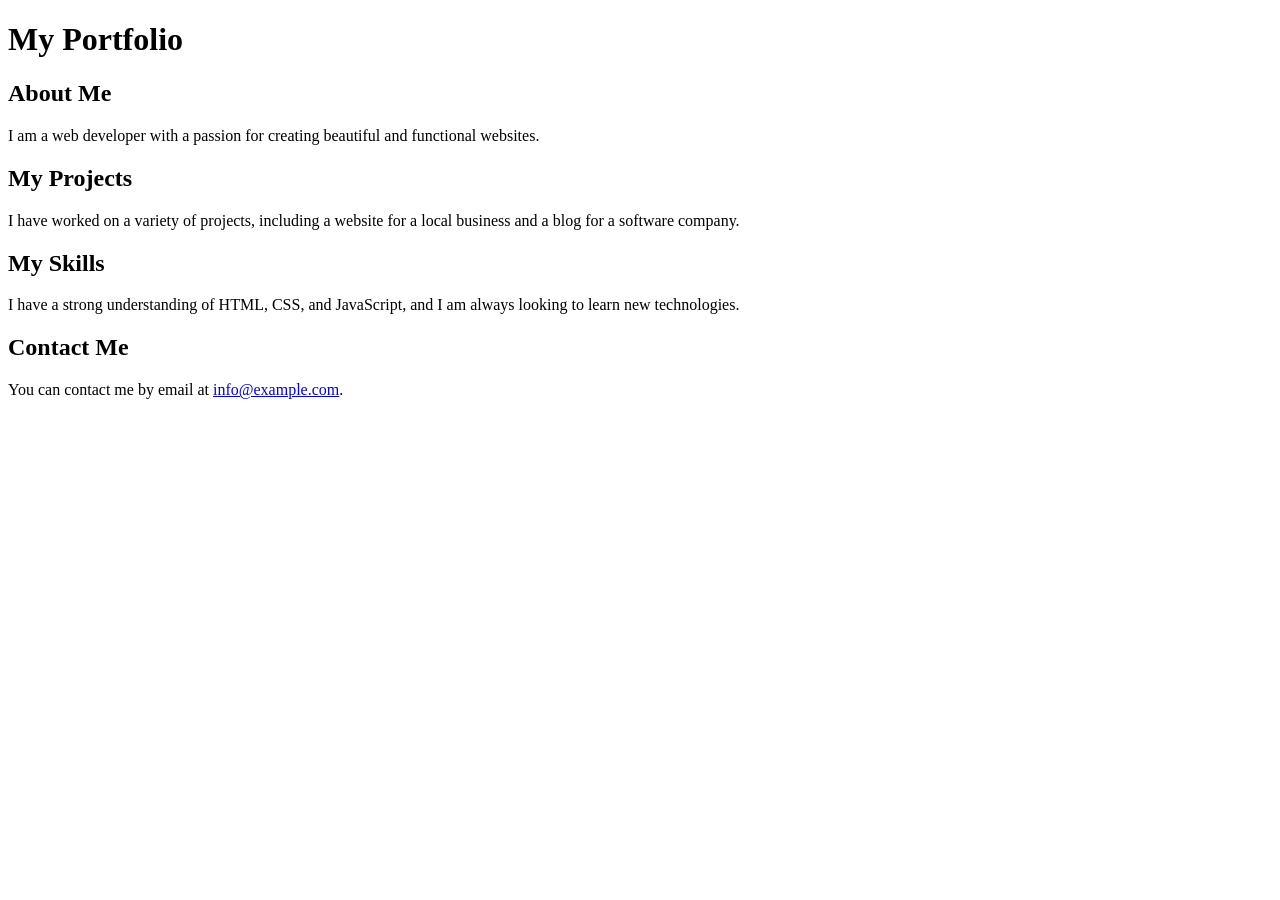
<file: index.html>
<!DOCTYPE html>
<html lang="en">

<head>
    <meta charset="UTF-8">
    <meta name="viewport" content="width=device-width, initial-scale=1.0">
    <title>Document</title>
</head>

<body>
    <h1>My Portfolio</h1>
    <main>
        <section>
            <h2>About Me</h2>
            <p>I am a web developer with a passion for creating beautiful and functional websites.</p>
        </section>
        <section>
            <h2>My Projects</h2>
            <p>I have worked on a variety of projects, including a website for a local business and a blog for a
                software company.</p>
        </section>
        <section>
            <h2>My Skills</h2>
            <p>I have a strong understanding of HTML, CSS, and JavaScript, and I am always looking to learn new
                technologies.</p>
        </section>
        <section>
            <h2>Contact Me</h2>
            <p>You can contact me by email at <a href="mailto:info@example.com">info@example.com</a>.</p>
        </section>
    </main>
</body>

</html>
</file>
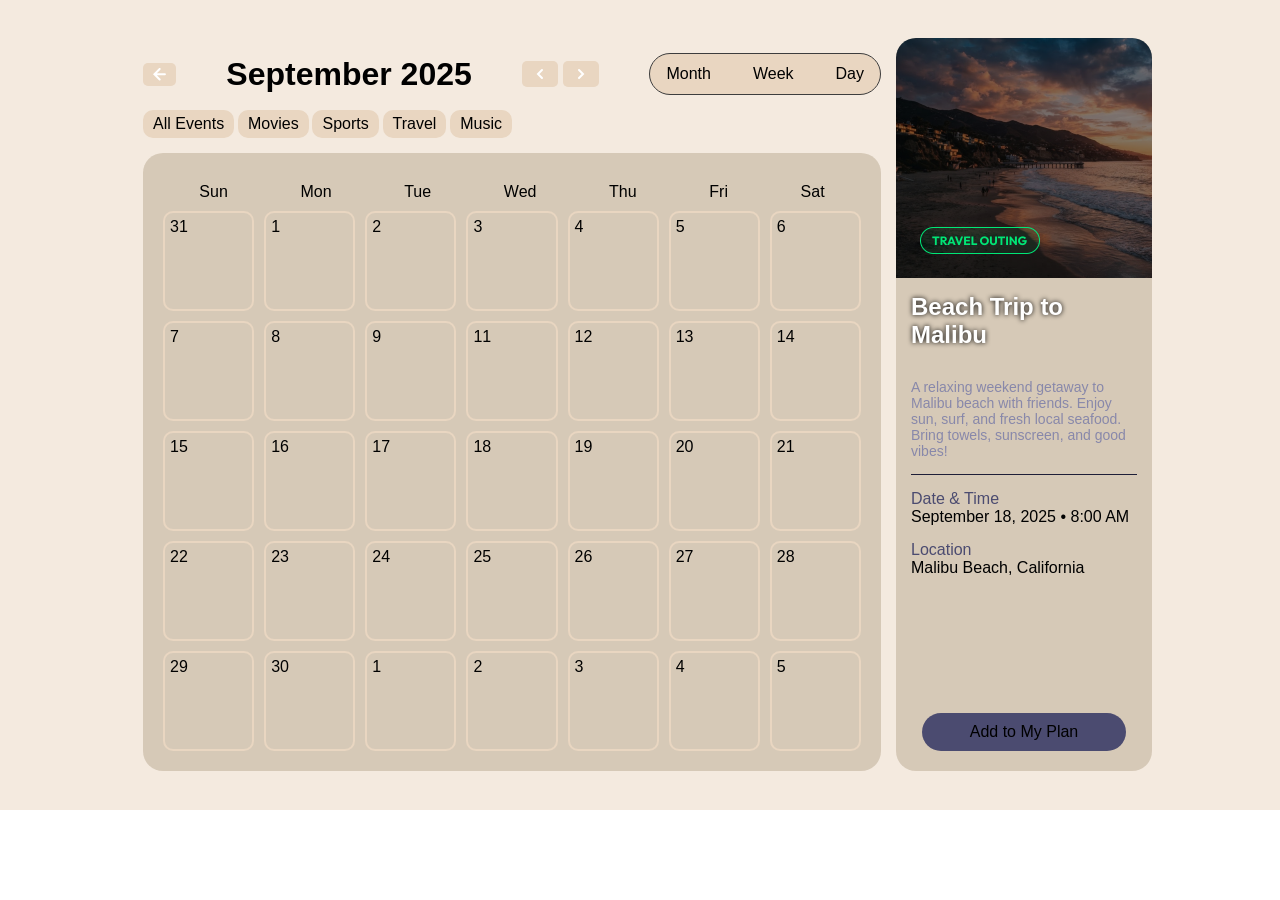
<file: pages/calendar.html>
<!DOCTYPE html>
<html lang="en">
    <head>
        <meta charset="UTF-8">
        <meta name="viewport" content="width=device-width, initial-scale=1.0">
        <title>Calendar</title>
        <link rel="stylesheet" href="../css/pages/calendar.css">
    </head>
    <body>
        <section class="calendar__body">
            <article class="calendar__left__side">
                <div class="calendar__left__side__top__nav">
                    <div class="back__btn">
                        <svg width="13" height="13" viewBox="0 0 13 13" fill="none" xmlns="http://www.w3.org/2000/svg">
                            <path d="M6.66478 1L1.41418 6.2506L6.66478 11.5012M1.41418 6.2506H11.9154" stroke="white" stroke-width="2" stroke-linecap="round"/>
                        </svg>
                    </div>
                    <div class="month__name__year">
                        September 2025
                    </div>
                    <div class="month__back__forward">
                        <div class="month__back">
                            <svg width="16" height="16" viewBox="0 0 16 16" fill="none" xmlns="http://www.w3.org/2000/svg">
                                <path d="M10 12L6 8L10 4" stroke="white" stroke-width="2" stroke-linecap="round"/>
                            </svg>
                        </div>
                        <div class="month-forward">
                            <svg width="16" height="16" viewBox="0 0 16 16" fill="none" xmlns="http://www.w3.org/2000/svg">
                                <path d="M6 12L10 8L6 4" stroke="white" stroke-width="2" stroke-linecap="round"/>
                            </svg>
                        </div>
                    </div>
                    <div class="calendar__left__side__top__nav__right">
                        <div class="month">
                            Month
                        </div>
                        <div class="week">
                            Week
                        </div>
                        <div class="day">
                            Day
                        </div>
                    </div>
                </div>

                <div class="filter__body">
                    <ul class="filter__main">
                        <li class="filter__main__item">
                            All Events
                        </li>
                        <li class="filter__main__item">
                            Movies  
                        </li>
                        <li class="filter__main__item">
                            Sports
                        </li>
                        <li class="filter__main__item">
                            Travel
                        </li>
                        <li class="filter__main__item">
                            Music
                        </li>
                    </ul>
                </div>
                <div class="calendar__days__blocks__body">
                    <ul class="week__names__body">
                        <li class="week__name">
                            Sun
                        </li>
                        <li class="week__name">
                            Mon
                        </li>
                        <li class="week__name">
                            Tue
                        </li>
                        <li class="week__name">
                            Wed
                        </li>
                        <li class="week__name">
                            Thu
                        </li>
                        <li class="week__name">
                            Fri
                        </li>
                        <li class="week__name">
                            Sat
                        </li>
                    </ul>
                    <div class="days__body">
                    <div class="calendar__day__block">31</div>
                    <div class="calendar__day__block">1</div>
                    <div class="calendar__day__block">2</div>
                    <div class="calendar__day__block">3</div>
                    <div class="calendar__day__block">4</div>
                    <div class="calendar__day__block">5</div>
                    <div class="calendar__day__block">6</div>
                    <div class="calendar__day__block">7</div>
                    <div class="calendar__day__block">8</div>
                    <div class="calendar__day__block">9</div>
                    <div class="calendar__day__block">11</div>
                    <div class="calendar__day__block">12</div>
                    <div class="calendar__day__block">13</div>
                    <div class="calendar__day__block">14</div>
                    <div class="calendar__day__block">15</div>
                    <div class="calendar__day__block">16</div>
                    <div class="calendar__day__block">17</div>
                    <div class="calendar__day__block">18</div>
                    <div class="calendar__day__block">19</div>
                    <div class="calendar__day__block">20</div>
                    <div class="calendar__day__block">21</div>
                    <div class="calendar__day__block">22</div>
                    <div class="calendar__day__block">23</div>
                    <div class="calendar__day__block">24</div>
                    <div class="calendar__day__block">25</div>
                    <div class="calendar__day__block">26</div>
                    <div class="calendar__day__block">27</div>
                    <div class="calendar__day__block">28</div>
                    <div class="calendar__day__block">29</div>
                    <div class="calendar__day__block">30</div>
                    <div class="calendar__day__block">1</div>
                    <div class="calendar__day__block">2</div>
                    <div class="calendar__day__block">3</div>
                    <div class="calendar__day__block">4</div>
                    <div class="calendar__day__block">5</div>
                    </div>
                </div>
            </article>
            <article class="calendar__right__side">
                <div class="travel__info__body__top">
                    <div class="travel__img__block"></div>
                    <h3 class="event__title">
                        Beach Trip to Malibu
                    </h3>
                    <p class="event__info">
                        A relaxing weekend getaway to Malibu beach with friends. Enjoy sun, surf, and fresh local seafood. Bring towels, sunscreen, and good vibes!
                    </p>
                    <div class="event__date__time__body">
                        <p class="date__time__title">
                            Date & Time
                        </p>
                        <div class="date__time__text">
                            September 18, 2025 • 8:00 AM
                        </div>
                    </div>
                    <div class="location__body">
                        <p class="location__title">
                            Location
                        </p>
                        <div class="location__title__text">
                            Malibu Beach, California
                        </div>
                    </div>
                </div>
                <div class="btn__body">
                    <div class="add__plan__btn">
                        Add to My Plan
                    </div>
                </div>
            </article>
        </section>
    </body>
</html>
</file>
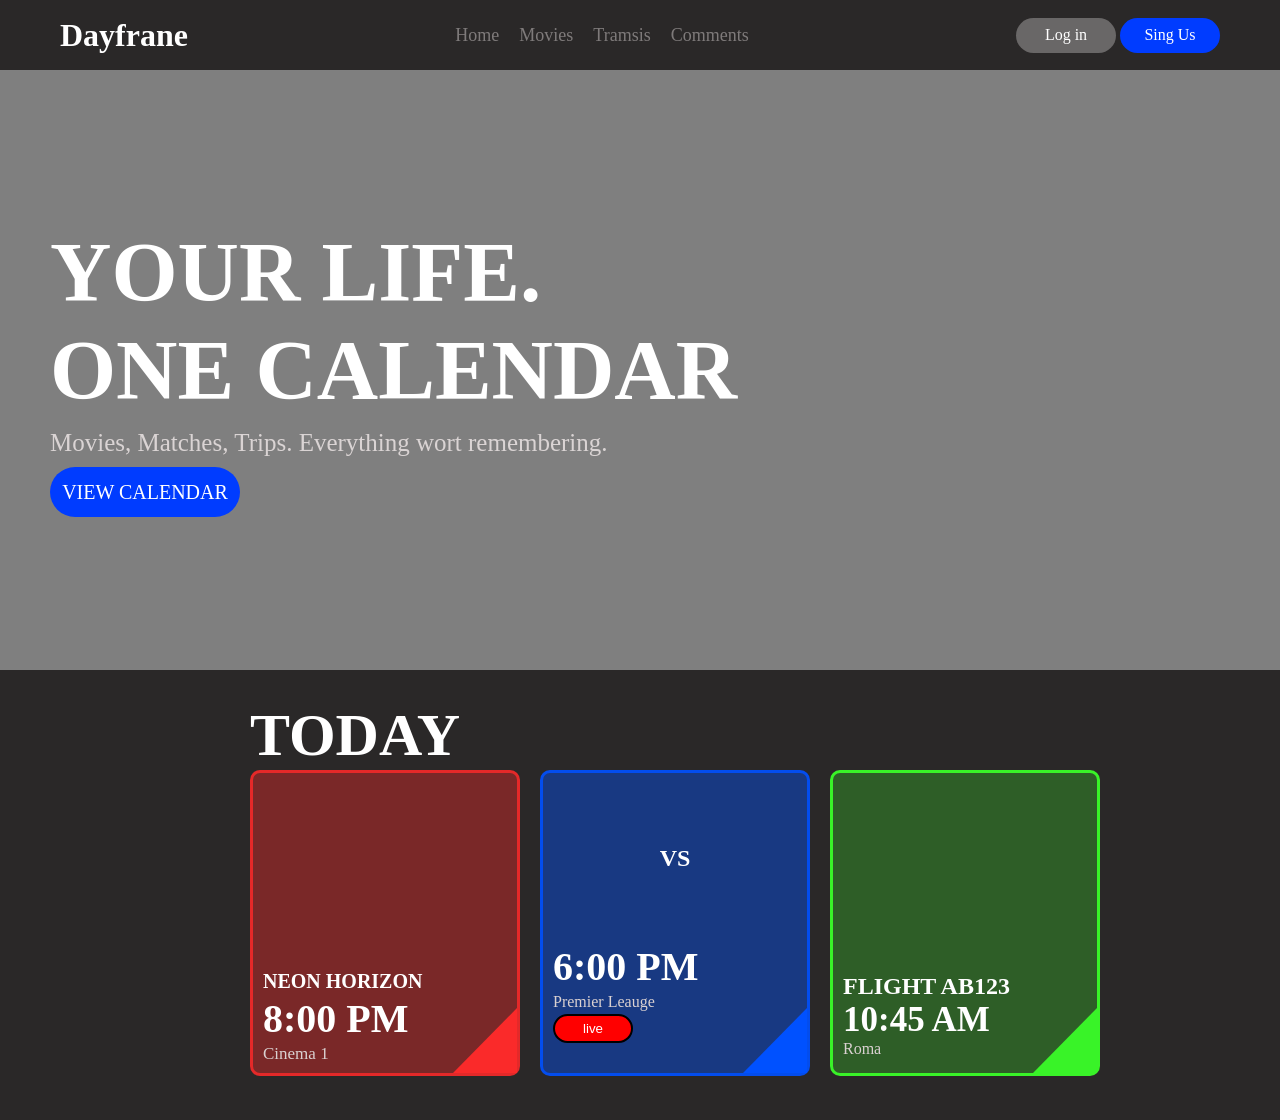
<file: pages/home.html>
<!DOCTYPE html>
<html lang="en">

<head>
    <meta charset="UTF-8">
    <meta name="viewport" content="width=device-width, initial-scale=1.0">
    <title>Dayfrane</title>
    <link rel="stylesheet" href="../css/main.css">
</head>

<body>

    <header>
        <div class="logo">
            <h1>Dayfrane</h1>
        </div>

        <nav>
            <ul class="navigation">
                <li class="li-nav"><a href="" class="nav">Home</a></li>
                <li class="li-nav"><a href="" class="nav">Movies</a></li>
                <li class="li-nav"><a href="" class="nav">Tramsis</a></li>
                <li class="li-nav"><a href="" class="nav">Comments</a></li>
            </ul>
        </nav>

        <div class="buttons">
            <button class="log-in">Log in</button>
            <button class="sing-us">Sing Us</button>
        </div>

    </header>

    <main>

        <section class="baner-hero">
            <div class="camera"></div>
            <h1>YOUR LIFE. <br> ONE CALENDAR</h1>
            <p>Movies, Matches, Trips. Everything wort remembering.</p>
            <button>VIEW CALENDAR</button>
        </section>


        <section class="bottom-sect">

            <div class="day">
                <h1>TODAY</h1>
            </div>

            <div class="all-card">

                <div class="card movie">
                    <div class="poster"></div>
                    <h3>NEON HORIZON</h3>
                    <h2>8:00 PM</h2>
                    <p>Cinema 1</p>
                    <div class="red"></div>
                </div>


                <div class="card football">
                    <div class="match">
                        <div class="arsenal"></div>
                        <h1 class="vs">VS</h1>
                        <div class="chelsea"></div>
                    </div>

                    <div class="football-text">
                        <h1>6:00 PM</h1>
                        <p>Premier Leauge</p>
                        <button>live</button>
                        <div class="blue"></div>
                    </div>

                </div>

                <div class="card itali">
                    <div class="none-italy">
                        <div class="italy-card"></div>
                    </div>
                    <div class="green"></div>
                    <div class="italy-text">
                        <h2>FLIGHT AB123</h2>
                        <h1>10:45 AM</h1>
                        <p>Roma</p>
                    </div>
                </div>

            </div>

        </section>

    </main>


</body>

</html>
</file>
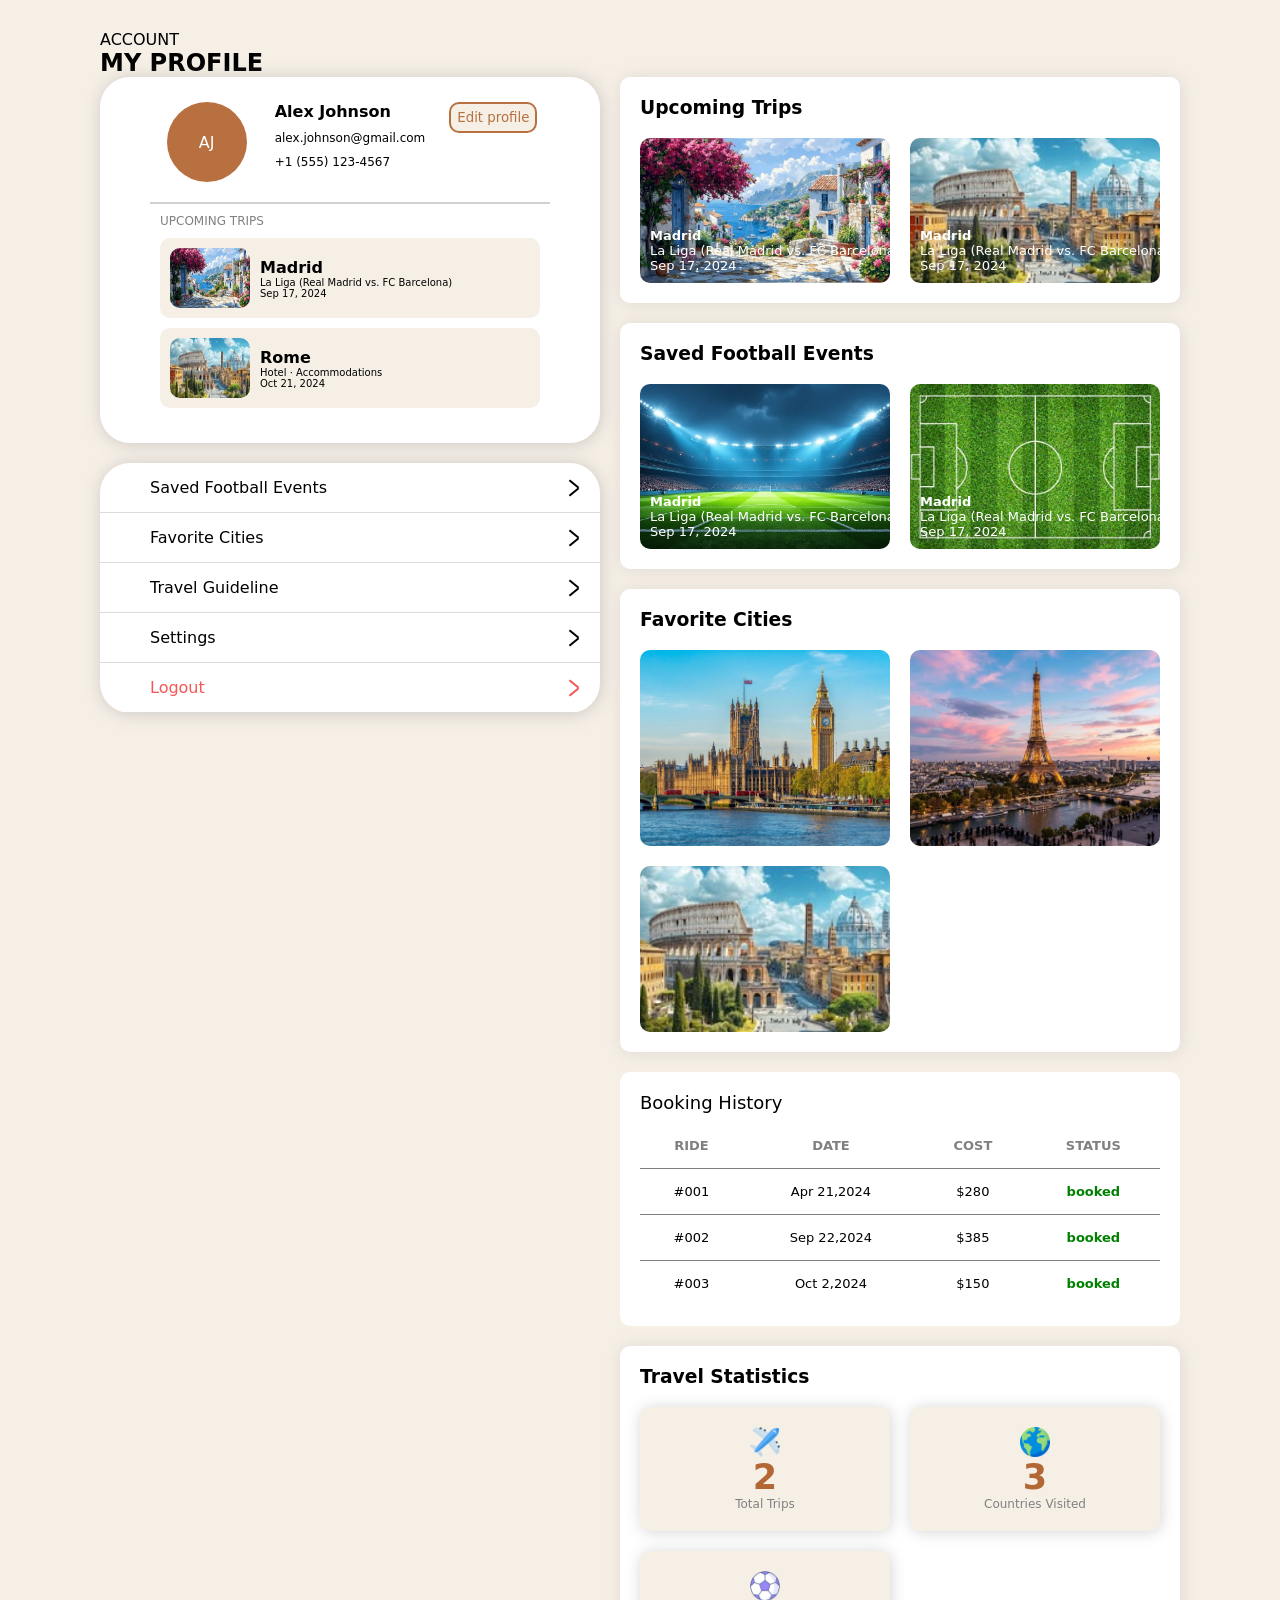
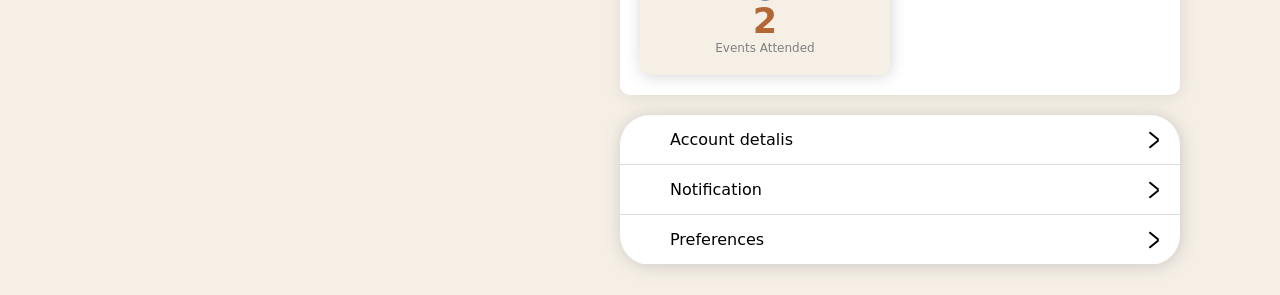
<file: pages/profile.html>
<!doctype html>
<html lang="en">
  <head>
    <meta charset="UTF-8" />
    <meta name="viewport" content="width=device-width, initial-scale=1.0" />
    <link rel="stylesheet" href="../css/base/main.css">
    <title>Document</title>
  </head>
  <body>
    <!-- <header></header> -->
    <main>
      <section class="account">
        <span>ACCOUNT</span>
        <h2>MY PROFILE</h2>
        <div class="account__content">
          <aside class="account__content-aside">
            <div class="account__content-aside-contact">
            <div class="account__content-aside-contact-data">
              <div class="account__content-aside-contact-data-img">AJ</div>
              <div class="account__content-aside-contact-data-info">
                <h4>Alex Johnson</h4>
                <p>alex.johnson@gmail.com</p>
                <p>+1 (555) 123-4567</p>
              </div>
              <button>Edit profile</button>
              </div>
              <div class="account__content-aside-contact-trips">
                <span>UPCOMING TRIPS</span>
                 <div class="account__content-aside-contact-trips-box">
                   <div class="account__content-aside-contact-trips-box-trip">
                     <img src="../assets/images/madrid.jpg" alt="" />
                     <div class="account__content-aside-contact-trips-box-trip-info">
                       <h4>Madrid</h4>
                       <span>La Liga (Real Madrid vs. FC Barcelona)</span>
                       <span>Sep 17, 2024</span>
                     </div>
                   </div>
                   <div class="account__content-aside-contact-trips-box-trip">
                     <img src="../assets/images/rome.jpg" alt="" />
                     <div class="account__content-aside-contact-trips-box-trip-info">
                       <h4>Rome</h4>
                       <span>Hotel · Accommodations</span>
                       <span>Oct 21, 2024</span>
                     </div>
                   </div>
                 </div>
              </div>
            </div>
            <div class="account__content-aside-navbar">
              <ul>
                <li>
                  <div class="navbar-icon"></div>
                  Saved Football Events
                </li>
                <li>
                  <div class="navbar-icon"></div>
                  Favorite Cities
                </li>
                <li>
                  <div class="navbar-icon"></div>
                  Travel Guideline
                </li>
                <li>
                  <div class="navbar-icon"></div>
                  Settings
                </li>
                <li class="red-line">
                  <div class="navbar-icon"></div>Logout
                </li>
              </ul>
            </div>
          </aside>
          <div class="account__content-story">
             <div class="account__content-story-card">
              <h3>Upcoming Trips</h3>
               <div class="account__content-story-card-items">
                 <div class="account__content-story-card-items-item">
                  <img src="../assets/images/madrid.jpg" alt="">
                   <div class="account__content-story-card-items-item-text">
                    <h4>Madrid</h4>
                    <span>La Liga (Real Madrid vs. FC Barcelona)
                  </span>
                  <span class="date">Sep 17, 2024</span>
                   </div>
                 </div>
                 <div class="account__content-story-card-items-item">
                  <img src="../assets/images/rome.jpg" alt="">
                   <div class="account__content-story-card-items-item-text">
                    <h4>Madrid</h4>
                    <span>La Liga (Real Madrid vs. FC Barcelona)
                  </span>
                  <span class="date">Sep 17, 2024</span>
                   </div>
                 </div>
               </div>
            </div>
             <div class="account__content-story-card">
                <h3>Saved Football Events</h3>
                <div class="account__content-story-card-items">
                 <div  class="account__content-story-card-items-item">
                  <img src="../assets/images/football-area2.jpg" alt="">
                   <div class="account__content-story-card-items-item-text">
                    <h4>Madrid</h4>
                    <span>La Liga (Real Madrid vs. FC Barcelona)
                  </span>
                  <span class="date">Sep 17, 2024</span>
                   </div>
                 </div>
                 <div class="account__content-story-card-items-item">
                  <img src="../assets/images/football-area.jpg" alt="">
                   <div class="account__content-story-card-items-item-text">
                    <h4>Madrid</h4>
                    <span>La Liga (Real Madrid vs. FC Barcelona)
                  </span>
                  <span class="date">Sep 17, 2024</span>
                   </div>
                 </div>
               </div>
             </div>
             <div class="account__content-story-card">
                <h3>Favorite Cities</h3>
                <div class="account__content-story-card-items">
                 <div class="account__content-story-card-items-item">
                  <img src="../assets/images/london.jpg" alt="">
                  <h3>London</h3>
                 </div>
                 <div class="account__content-story-card-items-item">
                  <img src="../assets/images/paris.jpg" alt="">
                    <h3>Paris</h3>
                 </div>
                 <div class="account__content-story-card-items-item">
                  <img src="../assets/images/rome.jpg" alt="">
                   <h3>Rome</h3>
                 </div>
               </div>
             </div>
             <div class="account__content-story-table">
               <table >
                 <caption>Booking History</caption>
                 <tr>
                   <th>RIDE</th>
                   <th>DATE</th>
                   <th>COST</th>
                   <th>STATUS</th>
                </tr>
                <tr>
                  <td>#001</td>
                  <td>Apr 21,2024</td>
                  <td>$280</td>
                  <td class="booked">booked</td>
                </tr>
                <tr>
                  <td>#002</td>
                  <td>Sep 22,2024</td>
                  <td>$385</td>
                  <td class="booked">booked</td>
                </tr>
                <tr class="last">
                  <td>#003</td>
                  <td>Oct 2,2024</td>
                  <td>$150</td>
                  <td class="booked">booked</td>
                </tr>
                
              </table>
            </div>
            <div class="account__content-story-card">
               <h3>Travel Statistics</h3>
                <div class="account__content-story-card-items">
                <div class="account__content-story-card-items-item statistic">
                <div class="account__content-story-card-items-item-img">
                  <img src="../assets/images/plane.png" alt="">
                </div>
                <h2>2</h2>
                <span>Total Trips</span>
                </div>
                <div class="account__content-story-card-items-item statistic">
                <div class="account__content-story-card-items-item-img">
                  <img src="../assets/images/earth.png" alt="">
                </div>
                <h2>3</h2>
                <span>Countries Visited</span>
                </div>
                <div class="account__content-story-card-items-item statistic">
                <div class="account__content-story-card-items-item-img">
                  <img src="../assets/images/football.png" alt="">
                </div>
                <h2>2</h2>
                <span>Events Attended</span>
                </div>
              </div>
            </div>
          <div class="account__content-aside-navbar ">
              <ul>
                <li>
                  <div class="navbar-icon"></div>
                  Account detalis
                </li>
                <li>
                  <div class="navbar-icon"></div>
                  Notification
                </li>
                <li>
                  <div class="navbar-icon"></div>
                  Preferences
                </li>
                
              </ul>
            </div>        
          </div>
      </section>
    </main>
  </body>
</html>
</file>
<file: css/pages/calendar.css>
*{
    margin: 0;
    padding: 0;
    box-sizing: border-box;
    list-style-type: none;
    font-family:'Gill Sans', 'Gill Sans MT', Calibri, 'Trebuchet MS', sans-serif
}
.calendar__body{
    width: 100%;
    padding: 3% 10%;
    background-color: #F4EADF;
    display: flex;
    justify-content: space-between;
}
.calendar__left__side{
    width: 75%;
    padding-inline: 15px;
}
.calendar__right__side{
    width: 25%;
    background-color: #a490735e;
    display: flex;
    flex-direction: column;
    justify-content: space-between;
    /* align-items: center; */
    border-radius: 20px;
}
.calendar__left__side__top__nav{
    width: 100%;
    display: flex;
    justify-content: space-between;
    align-items: center;
    padding-block: 15px;
}
.month__back__forward{
    display: flex;
    gap: 5px;
    justify-content: center;
    align-items: center;
}
.back__btn,.month__back, .month-forward{
    background-color: #E9D6C1;
    padding: 5px 10px;
    border-radius: 5px;
    cursor: pointer;
    display: flex;
    align-items: center;
    justify-content: center;
}
.month__name__year{
    font-size: 2em;
    font-weight: bold;
}
.calendar__left__side__top__nav__right{
    display: flex;
    gap: 10px;
    align-items: center;
    background-color: #E9D6C1;
    /* padding: 10px 20px; */
    border-radius: 30px;
    border: 1px solid #3d3d3d;
}
.month, .week, .day{
    padding:  10px 15px;
    cursor: pointer;
    border-radius: 30px;
    transition: all .3s ease;
    border: 1px solid transparent;
}
.month:hover{
    background-color: #F4EADF;
    border: 1px solid #3d3d3d;
}
.week:hover{
    background-color: #F4EADF;
    border: 1px solid #3d3d3d;
}
.day:hover{
    background-color: #F4EADF;
    border: 1px solid #3d3d3d;
}
.filter__body{
    width: 50%;
}
.filter__main{
    display: flex;
    justify-content: space-between;
    align-items: center;
}
.filter__main__item{
    background-color: #E9D6C1;
    padding: 5px 10px;
    border-radius: 10px;
    cursor: pointer;
}
.calendar__days__blocks__body{
    width: 100%;
    padding: 20px;
    background-color: #a490735e;
    margin-top: 15px;
    border-radius: 20px;
}
.week__names__body{
    display: flex;
    justify-content: space-around;
    align-items: center;
}
.week__name{
    padding: 10px;
}
.days__body{
    display: grid;
    grid-template-columns: repeat(7, 1fr);
    grid-template-rows: repeat(5, minmax(100px, 1fr));
    gap: 10px;
}
.calendar__day__block{
    border: 2px solid #E9D6C1;
    border-radius: 10px;
    padding: 5px;
    cursor: pointer;
    transition: all .3s ease;
}
.calendar__day__block:hover{
    background-color: #00000052;
    font-size: 1.5em;
    padding-left: 8px;
}
.travel__img__block{
    width: 100%;
    min-height: 240px;
    background-image: url(../../assets/img/Untitled.png);
    background-repeat: no-repeat;
    background-size: cover;
    border-top-left-radius: 20px;
    border-top-right-radius: 20px;
}
.event__title{
    font-size: 24px;
    color: #fff;
    text-shadow: 0px 0px 5px #000;
    padding-inline: 15px;
    margin-top: 15px;
}
.event__date__time__body, .location__body{
    padding-inline: 15px;
    margin-top: 15px;
}
.event__info{
    font-size: 14px;
    color: #8888AA;
    margin-inline: 15px;
    padding-block: 15px;
    margin-top: 15px;
    border-bottom: 1px solid #1E1E38;
}
.date__time__title, .location__title{
    color: #4B4B70;
}
.btn__body{
    width: 100%;
    display: flex;
    justify-content: center;
    margin-bottom: 20px;
}
.add__plan__btn{
    width: 80%;
    display: flex;
    justify-content: center;
    align-items: center;
    padding: 10px 20px;
    background-color: #4B4B70;
    border-radius: 20px;
    cursor: pointer;
    transition: all .3s ease;
}
.add__plan__btn:hover{
    background-color: #1e1e3849;
    color: #fff;
}
</file>
<file: css/main.css>
@import url(../css/pages/home.css);
</file>
<file: css/base/main.css>
@import url(./profile.css);

*{
    margin: 0;
    padding: 0;
    box-sizing: border-box;
    font-family: system-ui, -apple-system, BlinkMacSystemFont, 'Segoe UI', Roboto, Oxygen, Ubuntu, Cantarell, 'Open Sans', 'Helvetica Neue', sans-serif;
}

body{
    background-color: #F5EFE6;
}

li{
    list-style: none;
}

a{
    text-decoration: none;
}
</file>
